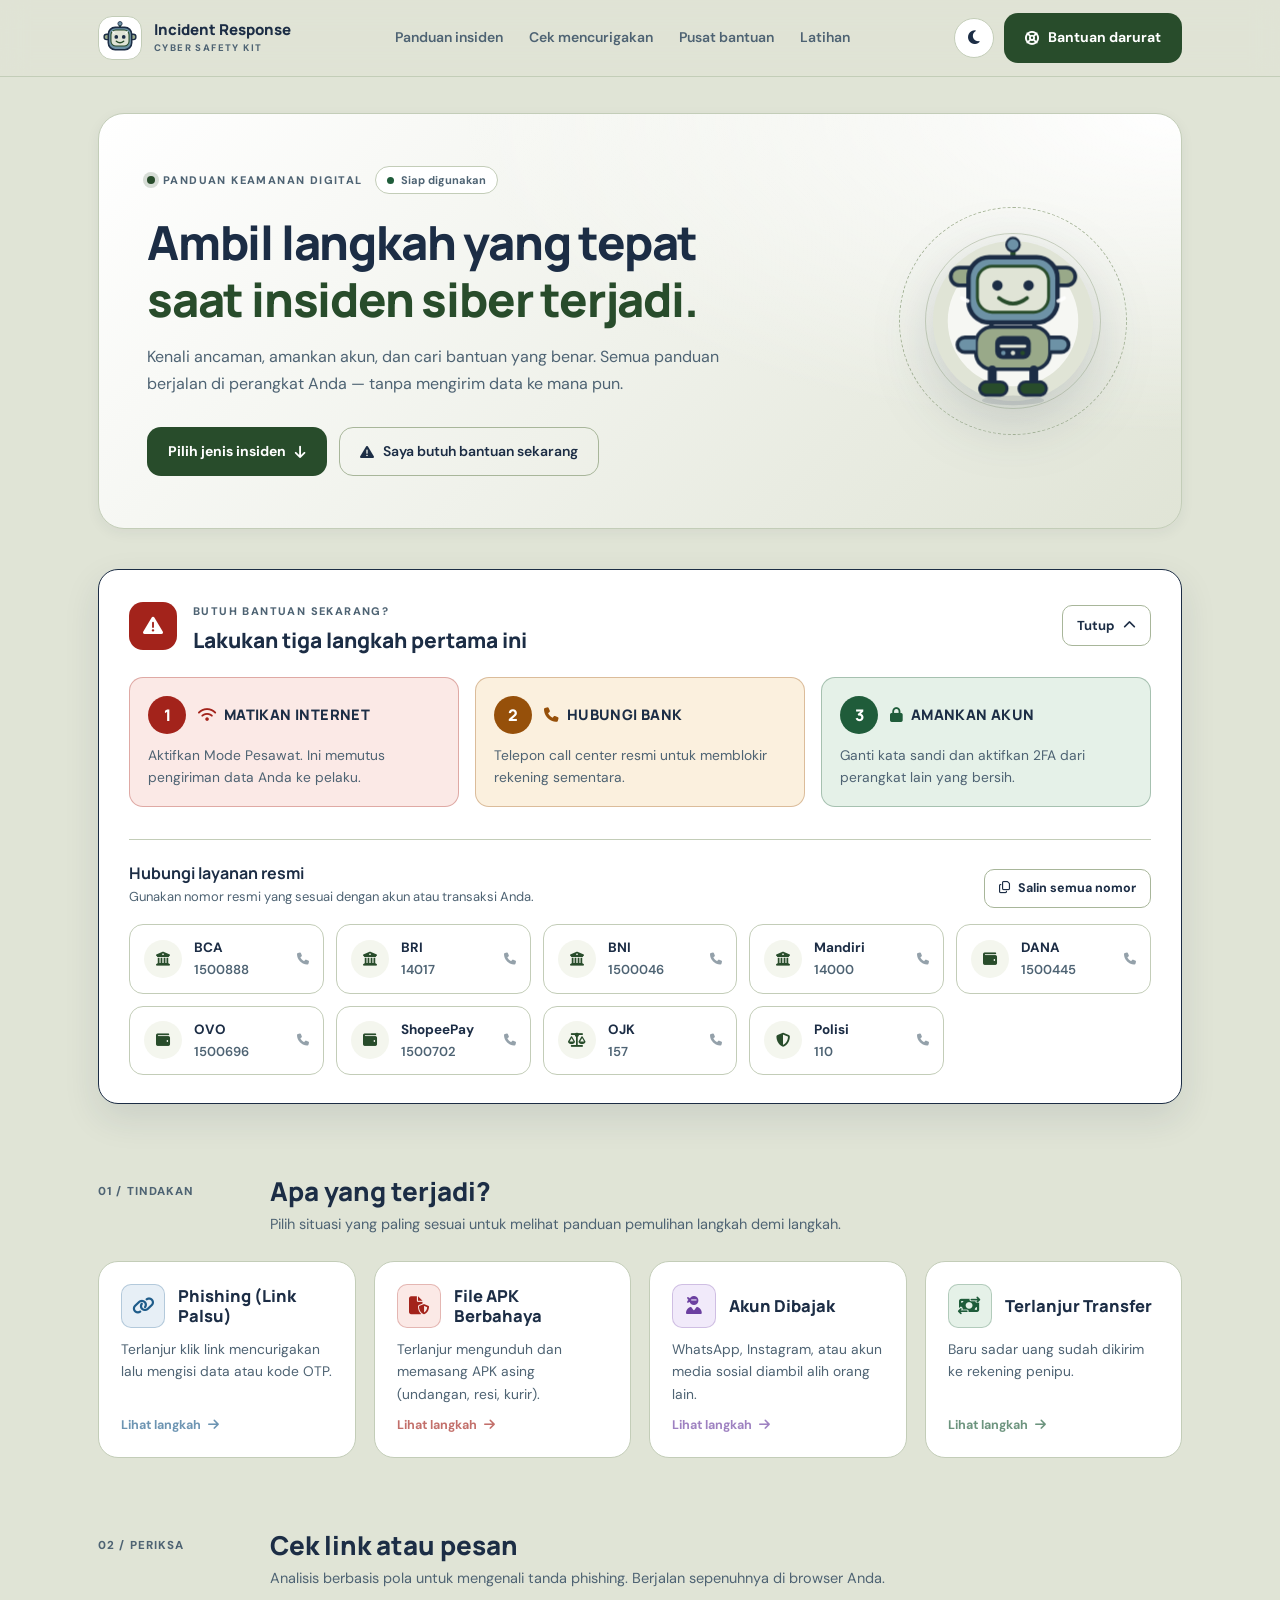
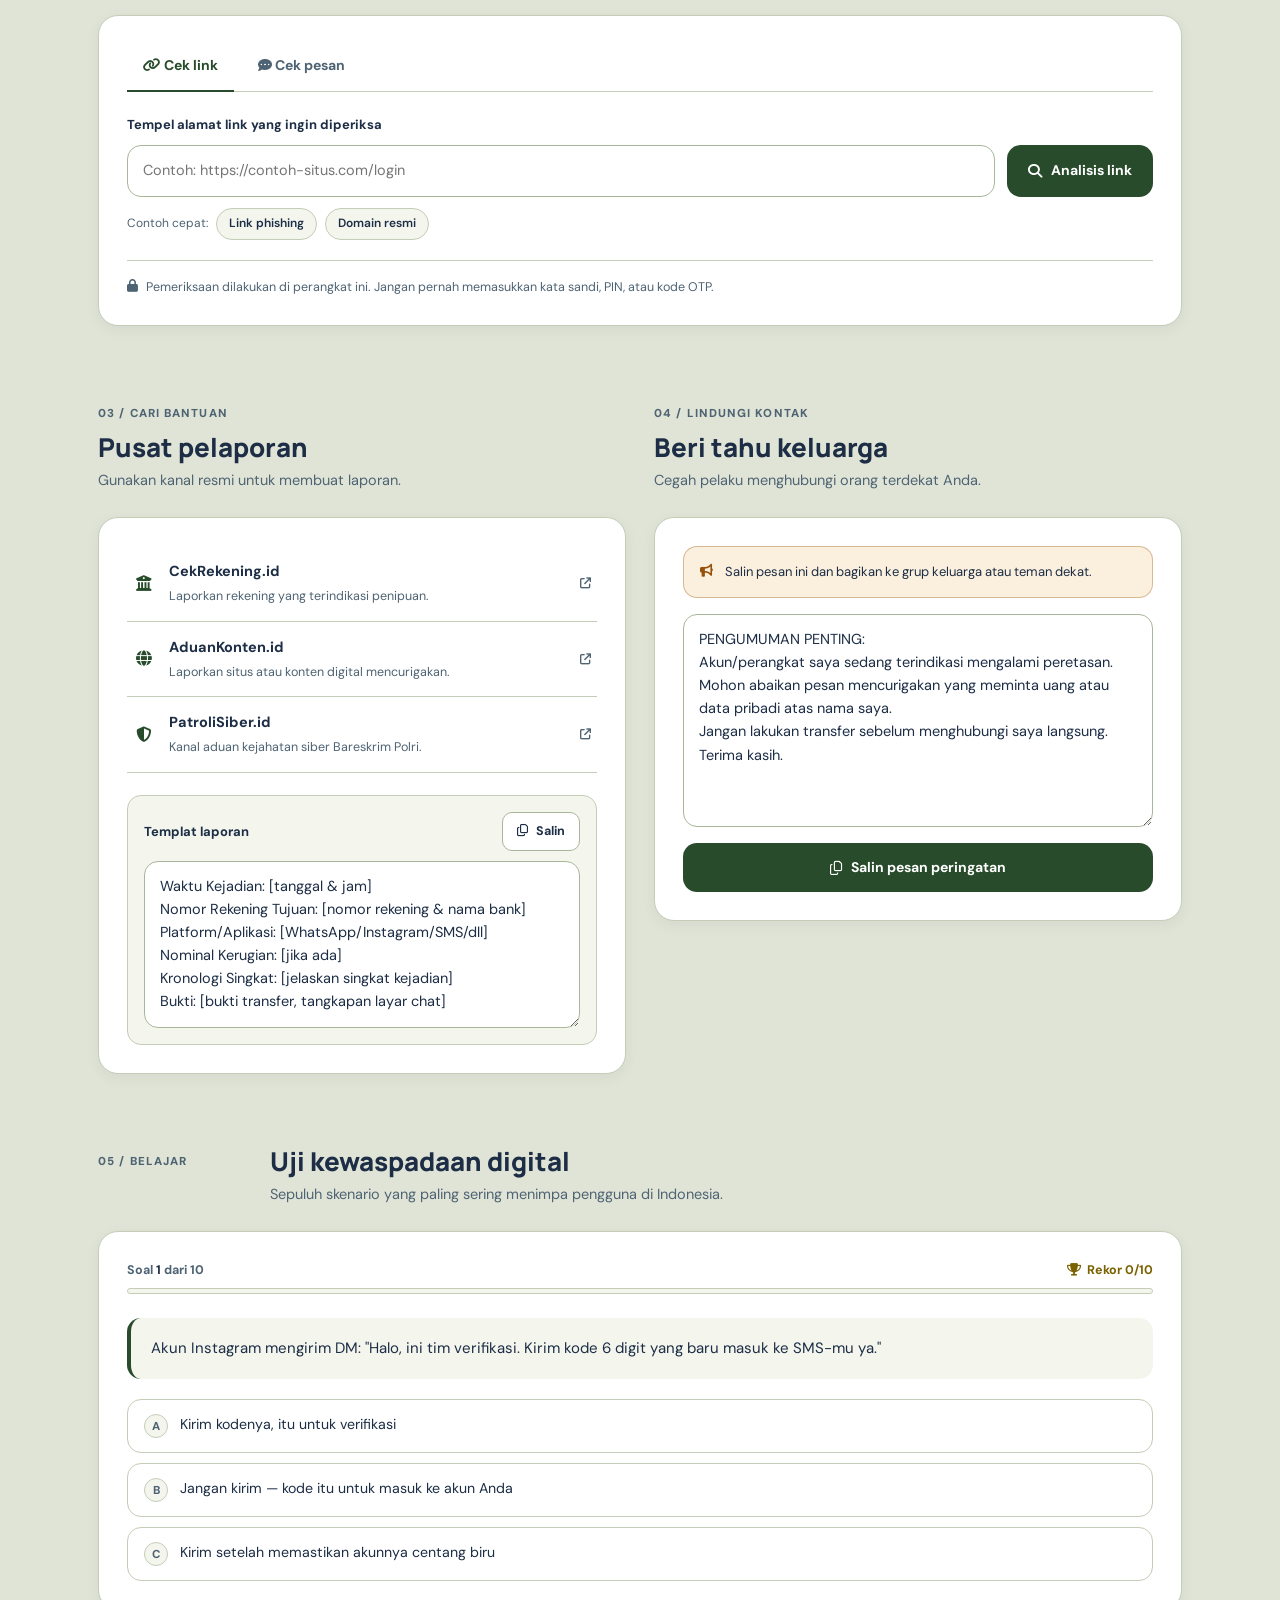
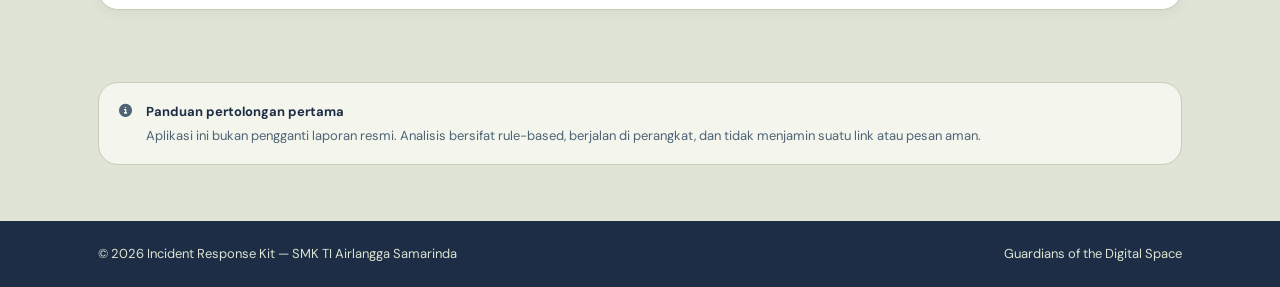
<file: index.html>
<!DOCTYPE html>
<html lang="id">
<head>
  <meta charset="UTF-8">
  <meta name="viewport" content="width=device-width, initial-scale=1.0">
  <meta name="theme-color" content="#E0E4D6">
  <meta name="description" content="Panduan pertolongan pertama dan pemulihan setelah insiden siber: phishing, APK berbahaya, akun dibajak, dan transfer ke penipu.">
  <meta name="color-scheme" content="light dark">
  <title>Incident Response Kit — Bantuan Pertama Insiden Siber</title>

  <link rel="manifest" href="manifest.json">
  <link rel="icon" href="assets/img/robot-head.svg" type="image/svg+xml">

  <link rel="preconnect" href="https://fonts.googleapis.com">
  <link rel="preconnect" href="https://fonts.gstatic.com" crossorigin>
  <link href="https://fonts.googleapis.com/css2?family=DM+Sans:wght@400;500;600;700&family=Manrope:wght@600;700;800&display=swap" rel="stylesheet">
  <link href="assets/vendor/fontawesome/css/all.min.css" rel="stylesheet">

  <link rel="stylesheet" href="css/main.css">
</head>
<body>
  <a class="skip-link" href="#main">Lewati ke konten utama</a>

  <header class="site-header">
    <div class="page-width header-inner">
      <a class="brand" href="#home">
        <img src="assets/img/robot-head.svg" alt="" width="44" height="44">
        <span class="brand-text">
          <strong>Incident Response</strong>
          <small>CYBER SAFETY KIT</small>
        </span>
      </a>

      <nav class="main-nav" id="main-nav" aria-label="Navigasi utama">
        <a href="#triaging">Panduan insiden</a>
        <a href="#link-checker">Cek mencurigakan</a>
        <a href="#reporting">Pusat bantuan</a>
        <a href="#quiz-section">Latihan</a>
      </nav>

      <div class="header-tools">
        <button type="button" id="theme-toggle" class="icon-button" aria-pressed="false" aria-label="Aktifkan tema gelap">
          <i class="fa-solid fa-moon" aria-hidden="true"></i>
        </button>
        <a class="header-action" href="#panic-content" aria-label="Bantuan darurat">
          <i class="fa-solid fa-life-ring" aria-hidden="true"></i>
          <span>Bantuan darurat</span>
        </a>
        <button type="button" id="nav-toggle" class="icon-button nav-toggle" aria-expanded="false" aria-controls="main-nav" aria-label="Buka menu navigasi">
          <i class="fa-solid fa-bars" aria-hidden="true"></i>
        </button>
      </div>
    </div>
  </header>

  <main id="main" class="page-width">

    <section id="home" class="hero" aria-labelledby="hero-title">
      <div class="hero-copy">
        <div class="eyebrow-row">
          <span class="eyebrow"><span class="status-dot" aria-hidden="true"></span> PANDUAN KEAMANAN DIGITAL</span>
          <span class="net-pill" id="net-status">
            <span class="net-dot" aria-hidden="true"></span>
            <span class="net-label">Siap digunakan</span>
          </span>
        </div>
        <h1 id="hero-title">Ambil langkah yang tepat<br><span>saat insiden siber terjadi.</span></h1>
        <p>Kenali ancaman, amankan akun, dan cari bantuan yang benar. Semua panduan berjalan di perangkat Anda — tanpa mengirim data ke mana pun.</p>
        <div class="hero-actions">
          <a class="primary-button" href="#triaging">Pilih jenis insiden <i class="fa-solid fa-arrow-down" aria-hidden="true"></i></a>
          <a class="ghost-button" href="#panic-content"><i class="fa-solid fa-triangle-exclamation" aria-hidden="true"></i> Saya butuh bantuan sekarang</a>
        </div>
      </div>
      <div class="hero-art" aria-hidden="true">
        <div class="art-orbit orbit-one"></div>
        <div class="art-orbit orbit-two"></div>

        <!-- Maskot di-inline agar komponennya bisa dianimasikan (idle) -->
        <svg class="hero-mascot" viewBox="0 0 240 240" focusable="false" aria-hidden="true">
          <circle cx="120" cy="120" r="108" fill="#E0E4D6"/>
          <circle cx="120" cy="120" r="88" fill="#ffffff" opacity=".72"/>

          <ellipse class="robot-shadow" cx="120" cy="227" rx="42" ry="6.5" fill="#1C2D45" opacity=".12"/>

          <g class="robot-bob">
            <!-- Antena -->
            <g class="robot-antenna">
              <path d="M120 20v12" stroke="#284C2B" stroke-width="7" stroke-linecap="round"/>
              <circle cx="120" cy="17" r="9" fill="#6D92A6" stroke="#1C2D45" stroke-width="3"/>
            </g>

            <!-- Kepala -->
            <g class="robot-head">
              <path d="M62 48H48a12 12 0 0 0 0 24h14m116-24h14a12 12 0 0 1 0 24h-14" fill="#99A989" stroke="#1C2D45" stroke-width="5"/>
              <rect x="60" y="34" width="120" height="88" rx="28" fill="#6D92A6" stroke="#1C2D45" stroke-width="6"/>
              <rect x="72" y="46" width="96" height="62" rx="20" fill="#E0E4D6" stroke="#284C2B" stroke-width="4"/>
              <g class="robot-eye"><circle class="eye-pupil" cx="99" cy="72" r="7" fill="#1C2D45"/></g>
              <g class="robot-eye"><circle class="eye-pupil" cx="141" cy="72" r="7" fill="#1C2D45"/></g>
              <path d="M101 89q19 15 38 0" fill="none" stroke="#284C2B" stroke-width="5" stroke-linecap="round"/>
              <path d="M51 89l8 4m130-4-8 4" stroke="#ffffff" stroke-width="5" stroke-linecap="round" opacity=".9"/>
            </g>

            <!-- Badan -->
            <g class="robot-body">
              <path d="M91 123v10m58-10v10" stroke="#1C2D45" stroke-width="6" stroke-linecap="round"/>
              <rect x="70" y="128" width="100" height="57" rx="22" fill="#99A989" stroke="#1C2D45" stroke-width="5"/>

              <g class="robot-arm robot-arm-left">
                <path d="M70 142H55a10 10 0 0 0 0 20h15" fill="#6D92A6" stroke="#1C2D45" stroke-width="5"/>
              </g>
              <g class="robot-arm robot-arm-right">
                <path d="M170 142h15a10 10 0 0 1 0 20h-15" fill="#6D92A6" stroke="#1C2D45" stroke-width="5"/>
              </g>

              <rect x="96" y="140" width="48" height="31" rx="10" fill="#1C2D45"/>
              <path d="M104 154h32" stroke="#E0E4D6" stroke-width="4" stroke-linecap="round"/>
              <circle class="screen-dot dot-1" cx="107" cy="163" r="3" fill="#6D92A6"/>
              <circle class="screen-dot dot-2" cx="120" cy="163" r="3" fill="#E0E4D6"/>
              <circle class="screen-dot dot-3" cx="133" cy="163" r="3" fill="#284C2B"/>

              <path d="M92 186v17m56-17v17" stroke="#1C2D45" stroke-width="12" stroke-linecap="round"/>
              <path d="M85 202h18a9 9 0 0 1 0 18H83a8 8 0 0 1 2-18Zm52 0h18a8 8 0 0 1 2 18h-20a9 9 0 0 1 0-18Z" fill="#284C2B" stroke="#1C2D45" stroke-width="4"/>
            </g>
          </g>
        </svg>
      </div>
    </section>

    <section id="panic-content" class="emergency-panel" aria-labelledby="emergency-title">
      <div class="emergency-heading">
        <div class="emergency-icon"><i class="fa-solid fa-triangle-exclamation" aria-hidden="true"></i></div>
        <div class="emergency-title">
          <span class="eyebrow">BUTUH BANTUAN SEKARANG?</span>
          <h2 id="emergency-title">Lakukan tiga langkah pertama ini</h2>
        </div>
        <button type="button" id="panic-toggle-btn" class="collapse-button" aria-expanded="true" aria-controls="emergency-details">
          <span id="panic-toggle-text">Tutup</span>
          <i class="fa-solid fa-chevron-up" id="panic-chevron" aria-hidden="true"></i>
        </button>
      </div>

      <div id="emergency-details">
        <div id="instant-steps" class="steps-grid"></div>

        <div class="contact-heading">
          <div>
            <h3>Hubungi layanan resmi</h3>
            <p>Gunakan nomor resmi yang sesuai dengan akun atau transaksi Anda.</p>
          </div>
          <button type="button" id="copy-phone-btn" class="secondary-button">
            <i class="fa-regular fa-copy" aria-hidden="true"></i> Salin semua nomor
          </button>
        </div>
        <div id="emergency-contacts" class="contacts-grid"></div>
      </div>
    </section>

    <section id="triaging" class="content-section" aria-labelledby="triaging-title">
      <div class="section-heading">
        <span class="section-kicker">01 / TINDAKAN</span>
        <div>
          <h2 id="triaging-title">Apa yang terjadi?</h2>
          <p>Pilih situasi yang paling sesuai untuk melihat panduan pemulihan langkah demi langkah.</p>
        </div>
      </div>
      <div id="incident-cards" class="cards-grid"></div>
    </section>

    <section id="checklist-section" class="content-section hidden" aria-labelledby="checklist-title">
      <div class="section-heading">
        <span class="section-kicker">LANGKAH PEMULIHAN</span>
        <div>
          <h2 id="checklist-title">Tindakan yang disarankan</h2>
          <p>Kerjakan satu per satu. Centang untuk menandai yang sudah selesai.</p>
        </div>
      </div>
      <div class="card checklist-card" id="checklist-container"></div>
    </section>

    <section id="link-checker" class="content-section" aria-labelledby="checker-title">
      <div class="section-heading">
        <span class="section-kicker">02 / PERIKSA</span>
        <div>
          <h2 id="checker-title">Cek link atau pesan</h2>
          <p>Analisis berbasis pola untuk mengenali tanda phishing. Berjalan sepenuhnya di browser Anda.</p>
        </div>
      </div>

      <div class="card feature-card">
        <div class="tabs" role="tablist" aria-label="Jenis pemeriksaan">
          <button type="button" id="tab-link" class="tab active" role="tab" aria-selected="true" aria-controls="input-link" tabindex="0">
            <i class="fa-solid fa-link" aria-hidden="true"></i> Cek link
          </button>
          <button type="button" id="tab-message" class="tab" role="tab" aria-selected="false" aria-controls="input-message" tabindex="-1">
            <i class="fa-solid fa-comment-dots" aria-hidden="true"></i> Cek pesan
          </button>
        </div>

        <div id="input-link" role="tabpanel" aria-labelledby="tab-link">
          <label class="field-label" for="suspicious-url">Tempel alamat link yang ingin diperiksa</label>
          <div class="input-row">
            <input type="text" id="suspicious-url" autocomplete="off" spellcheck="false"
                   placeholder="Contoh: https://contoh-situs.com/login">
            <button type="button" id="analyze-link-btn" class="primary-button">
              <i class="fa-solid fa-magnifying-glass" aria-hidden="true"></i> Analisis link
            </button>
          </div>
          <div class="samples">
            <span>Contoh cepat:</span>
            <button type="button" id="sample-link" class="chip">Link phishing</button>
            <button type="button" id="sample-link-safe" class="chip">Domain resmi</button>
          </div>
        </div>

        <div id="input-message" class="hidden" role="tabpanel" aria-labelledby="tab-message">
          <label class="field-label" for="suspicious-message">Tempel isi SMS, WhatsApp, atau email</label>
          <textarea id="suspicious-message" rows="4" placeholder="Salin isi pesan mencurigakan di sini..."></textarea>
          <div class="samples">
            <span>Contoh cepat:</span>
            <button type="button" id="sample-message" class="chip">SMS hadiah palsu</button>
          </div>
          <button type="button" id="analyze-message-btn" class="primary-button message-submit">
            <i class="fa-solid fa-magnifying-glass" aria-hidden="true"></i> Analisis pesan
          </button>
        </div>

        <div id="checker-results" class="hidden" aria-live="polite"></div>
        <div id="checker-history" class="hidden"></div>

        <p class="privacy-note">
          <i class="fa-solid fa-lock" aria-hidden="true"></i>
          Pemeriksaan dilakukan di perangkat ini. Jangan pernah memasukkan kata sandi, PIN, atau kode OTP.
        </p>
      </div>
    </section>

    <div class="two-column content-section">
      <section id="reporting" aria-labelledby="reporting-title">
        <div class="section-heading compact-heading">
          <span class="section-kicker">03 / CARI BANTUAN</span>
          <div>
            <h2 id="reporting-title">Pusat pelaporan</h2>
            <p>Gunakan kanal resmi untuk membuat laporan.</p>
          </div>
        </div>

        <div class="card feature-card report-card">
          <a class="resource-link" href="https://cekrekening.id" target="_blank" rel="noopener noreferrer">
            <i class="fa-solid fa-building-columns" aria-hidden="true"></i>
            <span><strong>CekRekening.id</strong><small>Laporkan rekening yang terindikasi penipuan.</small></span>
            <i class="fa-solid fa-arrow-up-right-from-square" aria-hidden="true"></i>
          </a>
          <a class="resource-link" href="https://aduankonten.id" target="_blank" rel="noopener noreferrer">
            <i class="fa-solid fa-globe" aria-hidden="true"></i>
            <span><strong>AduanKonten.id</strong><small>Laporkan situs atau konten digital mencurigakan.</small></span>
            <i class="fa-solid fa-arrow-up-right-from-square" aria-hidden="true"></i>
          </a>
          <a class="resource-link" href="https://patrolisiber.id" target="_blank" rel="noopener noreferrer">
            <i class="fa-solid fa-shield-halved" aria-hidden="true"></i>
            <span><strong>PatroliSiber.id</strong><small>Kanal aduan kejahatan siber Bareskrim Polri.</small></span>
            <i class="fa-solid fa-arrow-up-right-from-square" aria-hidden="true"></i>
          </a>

          <div class="template-block">
            <div class="template-title">
              <strong>Templat laporan</strong>
              <button type="button" id="report-btn" class="secondary-button">
                <i class="fa-regular fa-copy" aria-hidden="true"></i> Salin
              </button>
            </div>
            <textarea id="report-template" rows="6" readonly aria-label="Templat laporan kejadian"></textarea>
          </div>
        </div>
      </section>

      <section id="alert-gen" aria-labelledby="alert-title">
        <div class="section-heading compact-heading">
          <span class="section-kicker">04 / LINDUNGI KONTAK</span>
          <div>
            <h2 id="alert-title">Beri tahu keluarga</h2>
            <p>Cegah pelaku menghubungi orang terdekat Anda.</p>
          </div>
        </div>

        <div class="card feature-card alert-card">
          <div class="notice">
            <i class="fa-solid fa-bullhorn" aria-hidden="true"></i>
            <p>Salin pesan ini dan bagikan ke grup keluarga atau teman dekat.</p>
          </div>
          <textarea id="alert-template" rows="8" readonly aria-label="Pesan peringatan untuk keluarga"></textarea>
          <button type="button" id="alert-btn" class="primary-button full-button">
            <i class="fa-regular fa-copy" aria-hidden="true"></i> Salin pesan peringatan
          </button>
        </div>
      </section>
    </div>

    <section id="quiz-section" class="content-section" aria-labelledby="quiz-title">
      <div class="section-heading">
        <span class="section-kicker">05 / BELAJAR</span>
        <div>
          <h2 id="quiz-title">Uji kewaspadaan digital</h2>
          <p>Sepuluh skenario yang paling sering menimpa pengguna di Indonesia.</p>
        </div>
      </div>
      <div id="quiz-container" class="card feature-card"></div>
    </section>

    <aside id="disclaimer" class="disclaimer">
      <i class="fa-solid fa-circle-info" aria-hidden="true"></i>
      <div>
        <strong>Panduan pertolongan pertama</strong>
        <p>Aplikasi ini bukan pengganti laporan resmi. Analisis bersifat rule-based, berjalan di perangkat, dan tidak menjamin suatu link atau pesan aman.</p>
      </div>
    </aside>
  </main>

  <footer class="site-footer">
    <div class="page-width footer-inner">
      <span>&copy; <span id="year">2026</span> Incident Response Kit — SMK TI Airlangga Samarinda</span>
      <span>Guardians of the Digital Space</span>
    </div>
  </footer>

  <button type="button" id="to-top" class="to-top" aria-label="Kembali ke atas">
    <i class="fa-solid fa-arrow-up" aria-hidden="true"></i>
  </button>

  <div id="sw-toast" class="sw-toast hidden" role="status">
    <span>Versi baru tersedia.</span>
    <button type="button" id="sw-reload" class="secondary-button">Muat ulang</button>
  </div>

  <noscript>
    <div class="noscript-warning">
      Aplikasi ini membutuhkan JavaScript untuk menampilkan panduan dan alat pemeriksaan.
    </div>
  </noscript>

  <script src="js/data.js"></script>
  <script src="js/util.js"></script>
  <script src="js/analyzer.js"></script>
  <script src="js/incidents.js"></script>
  <script src="js/emergency.js"></script>
  <script src="js/checker.js"></script>
  <script src="js/quiz.js"></script>
  <script src="js/mascot.js"></script>
  <script src="js/app.js"></script>
</body>
</html>
</file>
<file: css/main.css>
﻿/* =========================================================
   Incident Response Kit â€” Design System
   Satu sumber gaya untuk seluruh komponen (light + dark)
   ========================================================= */

/* ---------- 1. Token ---------- */
:root {
  color-scheme: light;

  --navy: #1C2D45;
  --teal: #6D92A6;
  --beige: #E0E4D6;
  --sage: #99A989;
  --forest: #284C2B;

  --page: #E0E4D6;
  --surface: #FFFFFF;
  --surface-2: #F4F6EE;
  --ink: #1C2D45;
  --muted: #4E6373;
  --line: #C3CDB8;
  --line-strong: #A8B69A;
  --accent: #284C2B;
  --accent-hover: #1C2D45;
  --accent-ink: #FFFFFF;
  --focus: #1F5C8A;

  --danger: #A3231B;
  --danger-soft: #FBE9E6;
  --warning: #96500A;
  --warning-soft: #FBF0DE;
  --caution: #7A6200;
  --caution-soft: #F8F3D8;
  --safe: #1F5C3A;
  --safe-soft: #E5F1E8;
  --info: #1F4E6B;
  --info-soft: #E6F0F6;

  --radius-sm: 10px;
  --radius-md: 14px;
  --radius-lg: 20px;
  --radius-xl: 26px;

  --shadow-sm: 0 4px 14px rgba(28, 45, 69, 0.06);
  --shadow-md: 0 14px 36px rgba(28, 45, 69, 0.11);
  --shadow-lg: 0 24px 60px rgba(28, 45, 69, 0.16);

  --font-body: "DM Sans", system-ui, -apple-system, "Segoe UI", sans-serif;
  --font-head: "Manrope", system-ui, -apple-system, "Segoe UI", sans-serif;
}

[data-theme="dark"] {
  color-scheme: dark;

  --page: #0F1720;
  --surface: #182330;
  --surface-2: #1F2C3A;
  --ink: #E8EEF4;
  --muted: #A2B4C2;
  --line: #2E3E4D;
  --line-strong: #3E5162;
  --accent: #93C583;
  --accent-hover: #AFD8A2;
  --accent-ink: #0E1A11;
  --focus: #7FC0EA;

  --danger: #FF9A8C;
  --danger-soft: #3A1F1C;
  --warning: #F3B96B;
  --warning-soft: #3A2A16;
  --caution: #E6D275;
  --caution-soft: #333018;
  --safe: #8FD8AC;
  --safe-soft: #16301F;
  --info: #8FC6E8;
  --info-soft: #16293A;

  --shadow-sm: 0 4px 14px rgba(0, 0, 0, 0.35);
  --shadow-md: 0 14px 36px rgba(0, 0, 0, 0.45);
  --shadow-lg: 0 24px 60px rgba(0, 0, 0, 0.55);
}

/* ---------- 2. Reset & dasar ---------- */
*,
*::before,
*::after {
  box-sizing: border-box;
}

html {
  scroll-behavior: smooth;
  scroll-padding-top: 96px;
  -webkit-text-size-adjust: 100%;
}

body {
  margin: 0;
  min-height: 100vh;
  background: var(--page);
  color: var(--ink);
  font-family: var(--font-body);
  font-size: 15.5px;
  line-height: 1.65;
  -webkit-font-smoothing: antialiased;
}

h1, h2, h3, h4 {
  font-family: var(--font-head);
  line-height: 1.2;
  margin: 0;
}

p { margin: 0; }
img { max-width: 100%; display: block; }

button, input, textarea, select {
  font: inherit;
  color: inherit;
}

button { cursor: pointer; }

a { color: inherit; text-decoration: none; }

ul, ol { margin: 0; padding: 0; list-style: none; }

:focus-visible {
  outline: 3px solid var(--focus);
  outline-offset: 2px;
  border-radius: 4px;
}

.hidden { display: none !important; }

.sr-only {
  position: absolute;
  width: 1px;
  height: 1px;
  padding: 0;
  margin: -1px;
  overflow: hidden;
  clip: rect(0 0 0 0);
  white-space: nowrap;
  border: 0;
}

.skip-link {
  position: absolute;
  left: 16px;
  top: -80px;
  z-index: 100;
  background: var(--accent);
  color: var(--accent-ink);
  padding: 12px 20px;
  border-radius: var(--radius-sm);
  font-weight: 700;
  transition: top 0.2s ease;
}
.skip-link:focus {
  top: 16px;
}

/* ---------- 3. Layout ---------- */
.page-width {
  width: 100%;
  max-width: 1140px;
  margin-inline: auto;
  padding-inline: 28px;
}

.content-section {
  margin-bottom: 72px;
}

/* ---------- 4. Header ---------- */
.site-header {
  position: sticky;
  top: 0;
  z-index: 40;
  background: color-mix(in srgb, var(--page) 86%, transparent);
  border-bottom: 1px solid var(--line);
  backdrop-filter: blur(14px);
  -webkit-backdrop-filter: blur(14px);
}

.header-inner {
  position: relative;
  display: flex;
  align-items: center;
  justify-content: space-between;
  gap: 20px;
  min-height: 76px;
}

.brand {
  display: flex;
  align-items: center;
  gap: 12px;
  flex-shrink: 0;
}

.brand img {
  width: 44px;
  height: 44px;
  border-radius: var(--radius-md);
  background: var(--surface);
  border: 1px solid var(--line);
  padding: 4px;
}

.brand strong,
.brand small {
  display: block;
  line-height: 1.2;
}

.brand strong {
  font-family: var(--font-head);
  font-size: 15px;
  font-weight: 800;
  color: var(--ink);
}

.brand small {
  font-size: 9.5px;
  font-weight: 800;
  letter-spacing: 1.4px;
  color: var(--muted);
  margin-top: 4px;
}

.main-nav {
  display: flex;
  align-items: center;
  gap: 26px;
  font-size: 14px;
  font-weight: 600;
  color: var(--muted);
}

.main-nav a {
  position: relative;
  padding: 6px 0;
  transition: color 0.18s ease;
}

.main-nav a::after {
  content: "";
  position: absolute;
  left: 0;
  bottom: 0;
  width: 100%;
  height: 2px;
  background: var(--accent);
  transform: scaleX(0);
  transform-origin: left;
  transition: transform 0.22s ease;
}

.main-nav a:hover,
.main-nav a.is-active {
  color: var(--ink);
}

.main-nav a:hover::after,
.main-nav a.is-active::after {
  transform: scaleX(1);
}

.header-tools {
  display: flex;
  align-items: center;
  gap: 10px;
  flex-shrink: 0;
}

.icon-button {
  display: inline-grid;
  place-items: center;
  width: 40px;
  height: 40px;
  border-radius: 50%;
  border: 1px solid var(--line);
  background: var(--surface);
  color: var(--ink);
  transition: background 0.18s ease, border-color 0.18s ease, transform 0.18s ease;
}
.icon-button:hover {
  background: var(--surface-2);
  border-color: var(--line-strong);
  transform: translateY(-1px);
}

.nav-toggle { display: none; }

/* ---------- 5. Tombol ---------- */
.primary-button,
.header-action {
  display: inline-flex;
  align-items: center;
  justify-content: center;
  gap: 9px;
  background: var(--accent);
  color: var(--accent-ink);
  border: 1px solid transparent;
  border-radius: var(--radius-md);
  padding: 12px 20px;
  font-weight: 700;
  font-size: 14px;
  transition: background 0.18s ease, transform 0.18s ease, box-shadow 0.18s ease;
}

.primary-button:hover,
.header-action:hover {
  background: var(--accent-hover);
  color: var(--accent-ink);
  transform: translateY(-2px);
  box-shadow: var(--shadow-sm);
}

[data-theme="dark"] .primary-button:hover,
[data-theme="dark"] .header-action:hover {
  color: var(--accent-ink);
}

.ghost-button {
  display: inline-flex;
  align-items: center;
  gap: 9px;
  padding: 12px 20px;
  border-radius: var(--radius-md);
  border: 1px solid var(--line-strong);
  background: transparent;
  color: var(--ink);
  font-weight: 600;
  font-size: 14px;
  transition: background 0.18s ease, border-color 0.18s ease;
}
.ghost-button:hover {
  background: var(--surface);
  border-color: var(--accent);
}

.secondary-button {
  display: inline-flex;
  align-items: center;
  gap: 8px;
  background: var(--surface);
  border: 1px solid var(--line-strong);
  border-radius: var(--radius-sm);
  padding: 8px 14px;
  font-size: 12.5px;
  font-weight: 700;
  color: var(--ink);
  transition: background 0.18s ease, border-color 0.18s ease;
}
.secondary-button:hover {
  background: var(--surface-2);
  border-color: var(--accent);
}
.secondary-button:disabled {
  opacity: 0.75;
  cursor: default;
}

.link-button {
  display: inline-flex;
  align-items: center;
  gap: 7px;
  background: none;
  border: 0;
  padding: 6px 0;
  color: var(--muted);
  font-size: 13px;
  font-weight: 700;
  transition: color 0.18s ease;
}
.link-button:hover { color: var(--danger); }

.full-button { width: 100%; margin-top: 16px; }

/* ---------- 6. Hero ---------- */
.hero {
  position: relative;
  display: flex;
  align-items: center;
  justify-content: space-between;
  gap: 32px;
  margin: 36px 0 40px;
  padding: 52px 48px;
  min-height: 360px;
  border: 1px solid var(--line);
  border-radius: var(--radius-xl);
  background:
    radial-gradient(120% 140% at 100% 0%, var(--surface) 0%, transparent 55%),
    linear-gradient(135deg, var(--surface) 0%, var(--page) 100%);
  box-shadow: var(--shadow-sm);
  overflow: hidden;
}

.hero-copy {
  position: relative;
  z-index: 2;
  max-width: 600px;
}

.eyebrow-row {
  display: flex;
  flex-wrap: wrap;
  align-items: center;
  gap: 12px;
}

.eyebrow {
  display: inline-flex;
  align-items: center;
  gap: 8px;
  font-size: 11px;
  letter-spacing: 1.4px;
  font-weight: 800;
  color: var(--muted);
}

.status-dot {
  width: 8px;
  height: 8px;
  border-radius: 50%;
  background: var(--accent);
  box-shadow: 0 0 0 4px color-mix(in srgb, var(--accent) 18%, transparent);
}

.net-pill {
  display: inline-flex;
  align-items: center;
  gap: 7px;
  padding: 4px 11px;
  border-radius: 999px;
  border: 1px solid var(--line);
  background: var(--surface);
  font-size: 11px;
  font-weight: 700;
  color: var(--muted);
}

.net-dot {
  width: 7px;
  height: 7px;
  border-radius: 50%;
  background: var(--safe);
}

.net-pill.is-offline .net-dot { background: var(--warning); }
.net-pill.is-offline { color: var(--warning); }

.hero h1 {
  font-size: clamp(30px, 4.2vw, 47px);
  font-weight: 800;
  letter-spacing: -1.2px;
  margin: 20px 0 16px;
  color: var(--ink);
}

.hero h1 span { color: var(--accent); }

.hero p {
  color: var(--muted);
  font-size: 16px;
  line-height: 1.7;
  max-width: 52ch;
}

.hero-actions {
  display: flex;
  flex-wrap: wrap;
  gap: 12px;
  margin-top: 30px;
}

.hero-art {
  position: relative;
  flex: 0 0 240px;
  width: 240px;
  height: 240px;
  display: grid;
  place-items: center;
}

.hero-mascot {
  --lean: 0deg;
  --pop: 1;
  --look-x: 0px;
  --look-y: 0px;
  position: relative;
  z-index: 1;
  width: 178px;
  height: 178px;
  overflow: visible;
  filter: drop-shadow(0 18px 30px rgba(28, 45, 69, 0.18));
  /* Nilai --lean & --pop diatur oleh js/mascot.js saat kursor mendekat. */
  transform: rotate(var(--lean, 0deg)) scale(var(--pop, 1));
  transform-origin: 50% 88%;
  transition: transform 0.45s cubic-bezier(0.34, 1.3, 0.64, 1);
}

.art-orbit {
  position: absolute;
  border-radius: 50%;
  border: 1px dashed var(--line-strong);
}
.orbit-one { inset: 6px; animation: spin 40s linear infinite; }
.orbit-two { inset: 32px; border-style: solid; opacity: 0.55; animation: spin 26s linear infinite reverse; }

@keyframes spin { to { transform: rotate(360deg); } }

/* ---------- 6b. Animasi idle maskot ---------- */
/* Takik-takik halus supaya robot terasa "hidup" tanpa mengganggu bacaan. */

.robot-bob {
  animation: robot-float 6s ease-in-out infinite;
  will-change: transform;
}

@keyframes robot-float {
  0%, 100% { transform: translateY(0); }
  50% { transform: translateY(-7px); }
}

.robot-head {
  transform-box: view-box;
  transform-origin: 120px 78px;
  animation: robot-head-tilt 7s ease-in-out infinite;
}

@keyframes robot-head-tilt {
  0%, 100% { transform: rotate(0deg); }
  30% { transform: rotate(-1.6deg); }
  70% { transform: rotate(1.3deg); }
}

.robot-antenna {
  transform-box: view-box;
  transform-origin: 120px 32px;
  animation: robot-antenna-sway 4.2s ease-in-out infinite;
}

@keyframes robot-antenna-sway {
  0%, 100% { transform: rotate(-6deg); }
  50% { transform: rotate(6deg); }
}

.robot-eye {
  transform-box: fill-box;
  transform-origin: center;
  animation: robot-blink 6.4s ease-in-out infinite;
}

@keyframes robot-blink {
  0%, 35%, 39%, 67%, 71%, 100% { transform: scaleY(1); }
  37%, 69% { transform: scaleY(0.08); }
}

.robot-arm-left {
  transform-box: view-box;
  transform-origin: 70px 152px;
  animation: robot-arm-left 5.2s ease-in-out infinite;
}

.robot-arm-right {
  transform-box: view-box;
  transform-origin: 170px 152px;
  animation: robot-arm-right 5.2s ease-in-out infinite;
}

@keyframes robot-arm-left {
  0%, 100% { transform: rotate(0deg); }
  50% { transform: rotate(4deg); }
}

@keyframes robot-arm-right {
  0%, 100% { transform: rotate(0deg); }
  50% { transform: rotate(-4deg); }
}

.screen-dot {
  animation: robot-dot 2.8s ease-in-out infinite;
}

.dot-2 { animation-delay: 0.22s; }
.dot-3 { animation-delay: 0.44s; }

@keyframes robot-dot {
  0%, 100% { opacity: 1; }
  50% { opacity: 0.3; }
}

.robot-shadow {
  transform-box: fill-box;
  transform-origin: center;
  animation: robot-shadow 6s ease-in-out infinite;
}

@keyframes robot-shadow {
  0%, 100% { transform: scaleX(1); opacity: 0.12; }
  50% { transform: scaleX(0.86); opacity: 0.08; }
}

/* ---------- 6c. Reaksi terhadap kursor ---------- */

/* Mata mengikuti kursor (--look-x / --look-y diatur lewat JS). */
.eye-pupil {
  transform: translate(var(--look-x, 0px), var(--look-y, 0px));
  transition: transform 0.18s ease-out;
}

/* Saat kursor mendekat: robot membesar sedikit dan "bernapas" lebih cepat. */
.hero-mascot.is-engaged { --pop: 1.03; }
.hero-mascot.is-engaged .robot-bob { animation-duration: 3.4s; }
.hero-mascot.is-engaged .robot-antenna { animation-duration: 1.7s; }
.hero-mascot.is-engaged .robot-shadow { animation-duration: 3.4s; }
.hero-mascot.is-engaged .screen-dot { animation-duration: 1.1s; }

/* Saat maskot diklik: lompatan kecil yang lucu. */
.hero-mascot.is-poked .robot-bob {
  animation: robot-poke 0.6s cubic-bezier(0.34, 1.56, 0.64, 1);
}

@keyframes robot-poke {
  0% { transform: translateY(0) scale(1, 1); }
  30% { transform: translateY(5px) scale(1.04, 0.95); }
  60% { transform: translateY(-8px) scale(0.98, 1.03); }
  100% { transform: translateY(0) scale(1, 1); }
}

/* ---------- 7. Panel darurat ---------- */
.emergency-panel {
  background: var(--surface);
  border: 1.5px solid var(--ink);
  border-radius: var(--radius-lg);
  padding: 28px 30px;
  margin-bottom: 72px;
  box-shadow: var(--shadow-md);
}

.emergency-heading {
  display: flex;
  align-items: center;
  gap: 16px;
  margin-bottom: 24px;
}

.emergency-icon {
  flex: 0 0 auto;
  width: 48px;
  height: 48px;
  border-radius: var(--radius-md);
  background: var(--danger);
  color: #fff;
  display: grid;
  place-items: center;
  font-size: 20px;
}

.emergency-title h2 {
  font-size: 21px;
  font-weight: 800;
  margin-top: 4px;
}

.collapse-button {
  margin-left: auto;
  display: inline-flex;
  align-items: center;
  gap: 8px;
  border: 1px solid var(--line-strong);
  background: var(--surface);
  border-radius: var(--radius-sm);
  padding: 9px 14px;
  color: var(--ink);
  font-size: 13px;
  font-weight: 700;
  transition: background 0.18s ease;
}
.collapse-button:hover { background: var(--surface-2); }
.collapse-button i { transition: transform 0.2s ease; }

.steps-grid {
  display: grid;
  grid-template-columns: repeat(auto-fit, minmax(220px, 1fr));
  gap: 16px;
}

.step-card {
  --tone: var(--danger);
  --tone-soft: var(--danger-soft);
  background: var(--tone-soft);
  border: 1px solid color-mix(in srgb, var(--tone) 32%, transparent);
  border-radius: var(--radius-md);
  padding: 18px;
}

.step-card[data-tone="amber"] { --tone: var(--warning); --tone-soft: var(--warning-soft); }
.step-card[data-tone="green"] { --tone: var(--safe); --tone-soft: var(--safe-soft); }

.step-head {
  display: flex;
  align-items: center;
  gap: 12px;
  margin-bottom: 10px;
}

.step-num {
  flex: 0 0 auto;
  width: 38px;
  height: 38px;
  border-radius: 50%;
  display: grid;
  place-items: center;
  background: var(--tone);
  color: #fff;
  font-family: var(--font-head);
  font-weight: 800;
  font-size: 16px;
}

[data-theme="dark"] .step-num { color: #10161C; }

.step-head h4 {
  font-size: 14.5px;
  font-weight: 800;
  text-transform: uppercase;
  letter-spacing: 0.4px;
  color: var(--ink);
}

.step-head h4 i { color: var(--tone); margin-right: 4px; }

.step-card p {
  font-size: 13.8px;
  color: var(--muted);
  line-height: 1.6;
}

.contact-heading {
  display: flex;
  align-items: flex-end;
  justify-content: space-between;
  gap: 16px;
  margin: 32px 0 16px;
  padding-top: 24px;
  border-top: 1px solid var(--line);
}

.contact-heading h3 { font-size: 16px; font-weight: 700; }
.contact-heading p { font-size: 13px; color: var(--muted); margin-top: 3px; }

.contacts-grid {
  display: grid;
  grid-template-columns: repeat(auto-fit, minmax(190px, 1fr));
  gap: 12px;
}

.contact-card {
  display: flex;
  align-items: center;
  gap: 12px;
  padding: 12px 14px;
  border-radius: var(--radius-md);
  border: 1px solid var(--line);
  background: var(--surface);
  transition: border-color 0.18s ease, background 0.18s ease, transform 0.18s ease;
}
.contact-card:hover {
  border-color: var(--accent);
  background: var(--surface-2);
  transform: translateY(-2px);
}

.contact-icon {
  flex: 0 0 auto;
  width: 38px;
  height: 38px;
  border-radius: 50%;
  display: grid;
  place-items: center;
  background: var(--surface-2);
  color: var(--accent);
  font-size: 14px;
}

.contact-body { min-width: 0; }
.contact-body strong { display: block; font-size: 13.5px; font-weight: 700; }
.contact-body small { display: block; font-size: 13px; font-weight: 600; color: var(--muted); font-variant-numeric: tabular-nums; }

.contact-call {
  margin-left: auto;
  font-size: 12px;
  color: var(--muted);
  opacity: 0.6;
  transition: opacity 0.18s ease;
}
.contact-card:hover .contact-call { opacity: 1; color: var(--accent); }

/* ---------- 8. Judul bagian ---------- */
.section-heading {
  display: flex;
  align-items: flex-start;
  gap: 22px;
  margin-bottom: 24px;
}

.section-kicker {
  flex: 0 0 150px;
  padding-top: 7px;
  font-size: 11.5px;
  letter-spacing: 1.1px;
  font-weight: 800;
  color: var(--muted);
  text-transform: uppercase;
}

.section-heading h2 {
  font-size: 26px;
  font-weight: 800;
  margin-bottom: 6px;
}

.section-heading p {
  font-size: 14.5px;
  color: var(--muted);
  max-width: 62ch;
}

.compact-heading .section-kicker { flex-basis: 100%; padding-bottom: 4px; }
.compact-heading { flex-direction: column; gap: 4px; }

/* ---------- 9. Kartu dasar ---------- */
.card {
  background: var(--surface);
  border: 1px solid var(--line);
  border-radius: var(--radius-lg);
  box-shadow: var(--shadow-sm);
}

.feature-card { padding: 28px; }
.checklist-card { padding: 28px; }

/* ---------- 10. Kartu insiden ---------- */
.cards-grid {
  display: grid;
  grid-template-columns: repeat(auto-fit, minmax(235px, 1fr));
  gap: 18px;
}

.incident-card {
  --tone: var(--accent);
  --tone-soft: var(--surface-2);
  display: flex;
  flex-direction: column;
  gap: 10px;
  text-align: left;
  padding: 22px;
  border: 1px solid var(--line);
  border-radius: var(--radius-lg);
  background: var(--surface);
  color: var(--ink);
  transition: transform 0.2s ease, border-color 0.2s ease, box-shadow 0.2s ease;
}

.incident-card[data-tone="blue"] { --tone: #1F5C8A; --tone-soft: #E7EFF6; }
.incident-card[data-tone="red"] { --tone: #A3231B; --tone-soft: #FBE9E6; }
.incident-card[data-tone="purple"] { --tone: #6B3FA0; --tone-soft: #F1EAFA; }
.incident-card[data-tone="green"] { --tone: #1F5C3A; --tone-soft: #E5F1E8; }

[data-theme="dark"] .incident-card[data-tone="blue"] { --tone: #8CC3EC; --tone-soft: #16293A; }
[data-theme="dark"] .incident-card[data-tone="red"] { --tone: #FF9A8C; --tone-soft: #3A1F1C; }
[data-theme="dark"] .incident-card[data-tone="purple"] { --tone: #C9A7F5; --tone-soft: #271E38; }
[data-theme="dark"] .incident-card[data-tone="green"] { --tone: #8FD8AC; --tone-soft: #16301F; }

.incident-card:hover {
  transform: translateY(-4px);
  border-color: var(--tone);
  box-shadow: var(--shadow-md);
}

.incident-top {
  display: flex;
  align-items: center;
  gap: 13px;
}

.incident-icon {
  flex: 0 0 auto;
  width: 44px;
  height: 44px;
  border-radius: var(--radius-sm);
  display: grid;
  place-items: center;
  background: var(--tone-soft);
  color: var(--tone);
  border: 1px solid color-mix(in srgb, var(--tone) 26%, transparent);
  font-size: 18px;
}

.incident-title {
  font-family: var(--font-head);
  font-size: 16.5px;
  font-weight: 800;
  line-height: 1.25;
}

.incident-desc {
  flex-grow: 1;
  font-size: 13.8px;
  color: var(--muted);
  line-height: 1.6;
}

.incident-cta {
  display: inline-flex;
  align-items: center;
  gap: 7px;
  font-size: 12.5px;
  font-weight: 700;
  color: var(--tone);
  opacity: 0.65;
  transition: opacity 0.18s ease, gap 0.18s ease;
}

.incident-card:hover .incident-cta,
.incident-card:focus-visible .incident-cta {
  opacity: 1;
  gap: 11px;
}

/* ---------- 11. Checklist ---------- */
.checklist-head {
  display: flex;
  flex-wrap: wrap;
  align-items: center;
  justify-content: space-between;
  gap: 12px;
  padding-bottom: 18px;
  margin-bottom: 20px;
  border-bottom: 1px solid var(--line);
}

.checklist-label {
  font-size: 12px;
  font-weight: 700;
  letter-spacing: 0.6px;
  text-transform: uppercase;
  color: var(--muted);
  margin-bottom: 3px;
}

.checklist-head h3 { font-size: 19px; font-weight: 800; }

.badge {
  display: inline-flex;
  align-items: center;
  gap: 6px;
  padding: 6px 12px;
  border-radius: 999px;
  font-size: 12px;
  font-weight: 700;
}

.badge-urgent {
  background: var(--danger-soft);
  color: var(--danger);
  border: 1px solid color-mix(in srgb, var(--danger) 35%, transparent);
}

.progress { margin-bottom: 20px; }

.progress-meta {
  display: flex;
  justify-content: space-between;
  font-size: 12px;
  font-weight: 700;
  color: var(--muted);
  margin-bottom: 7px;
}

.progress-track {
  height: 8px;
  border-radius: 999px;
  background: var(--surface-2);
  border: 1px solid var(--line);
  overflow: hidden;
}

.progress-fill {
  height: 100%;
  width: 0;
  border-radius: 999px;
  background: var(--accent);
  transition: width 0.32s ease, background 0.32s ease;
}

.progress-track.is-complete .progress-fill { background: var(--safe); }

.checklist {
  display: grid;
  gap: 10px;
}

.check-item {
  display: flex;
  align-items: flex-start;
  gap: 13px;
  padding: 14px 16px;
  border-radius: var(--radius-md);
  border: 1px solid var(--line);
  background: var(--surface-2);
  cursor: pointer;
  transition: border-color 0.18s ease, background 0.18s ease;
}

.check-item:hover { border-color: var(--line-strong); }

.check-input {
  position: absolute;
  width: 1px;
  height: 1px;
  opacity: 0;
  pointer-events: none;
}

.check-box {
  flex: 0 0 auto;
  width: 23px;
  height: 23px;
  margin-top: 1px;
  border-radius: 7px;
  border: 2px solid var(--line-strong);
  display: grid;
  place-items: center;
  color: transparent;
  font-size: 11px;
  background: var(--surface);
  transition: background 0.16s ease, border-color 0.16s ease, color 0.16s ease;
}

.check-input:checked + .check-box {
  background: var(--accent);
  border-color: var(--accent);
  color: var(--accent-ink);
}

.check-input:focus-visible + .check-box {
  outline: 3px solid var(--focus);
  outline-offset: 2px;
}

.check-text {
  font-size: 14.3px;
  line-height: 1.6;
  transition: color 0.16s ease;
}

.check-item.is-done .check-text {
  text-decoration: line-through;
  color: var(--muted);
  opacity: 0.8;
}

.checklist-foot {
  display: flex;
  flex-wrap: wrap;
  align-items: center;
  justify-content: space-between;
  gap: 12px;
  margin-top: 18px;
}

.checklist-done {
  display: flex;
  align-items: center;
  gap: 9px;
  font-size: 13.5px;
  font-weight: 600;
  color: var(--safe);
}
.checklist-done[hidden] { display: none; }

/* ---------- 12. Tab & form ---------- */
.tabs {
  display: flex;
  gap: 8px;
  border-bottom: 1px solid var(--line);
  margin-bottom: 22px;
}

.tab {
  border: 0;
  background: none;
  padding: 10px 16px 13px;
  margin-bottom: -1px;
  border-bottom: 2px solid transparent;
  color: var(--muted);
  font-size: 14px;
  font-weight: 700;
  transition: color 0.18s ease, border-color 0.18s ease;
}

.tab:hover { color: var(--ink); }

.tab.active {
  color: var(--accent);
  border-bottom-color: var(--accent);
}

.field-label {
  display: block;
  font-size: 13px;
  font-weight: 700;
  color: var(--ink);
  margin-bottom: 9px;
}

input[type="text"],
input[type="search"],
textarea {
  display: block;
  width: 100%;
  border: 1px solid var(--line-strong);
  border-radius: var(--radius-md);
  background: var(--surface);
  padding: 13px 15px;
  font-size: 14.5px;
  outline: none;
  transition: border-color 0.18s ease, box-shadow 0.18s ease;
}

input[type="text"]:focus,
textarea:focus {
  border-color: var(--accent);
  box-shadow: 0 0 0 4px color-mix(in srgb, var(--accent) 18%, transparent);
}

textarea {
  resize: vertical;
  line-height: 1.6;
  font-family: var(--font-body);
}

.input-row {
  display: flex;
  gap: 12px;
  align-items: stretch;
}

.input-row input { flex: 1; }
.input-row .primary-button { flex: 0 0 auto; white-space: nowrap; }

.samples {
  display: flex;
  flex-wrap: wrap;
  align-items: center;
  gap: 8px;
  margin-top: 11px;
  font-size: 12px;
  color: var(--muted);
}

.chip {
  border: 1px solid var(--line);
  background: var(--surface-2);
  border-radius: 999px;
  padding: 5px 12px;
  font-size: 12px;
  font-weight: 600;
  color: var(--ink);
  transition: border-color 0.18s ease, background 0.18s ease;
}
.chip:hover { border-color: var(--accent); background: var(--surface); }

.message-submit { margin-top: 14px; }

.privacy-note {
  display: flex;
  align-items: flex-start;
  gap: 8px;
  margin-top: 20px;
  padding-top: 16px;
  border-top: 1px solid var(--line);
  font-size: 12.5px;
  color: var(--muted);
}
.privacy-note i { margin-top: 3px; }

/* ---------- 13. Hasil analisis ---------- */
.result {
  --risk: var(--info);
  --risk-soft: var(--info-soft);
  border: 1px solid color-mix(in srgb, var(--risk) 38%, transparent);
  background: var(--risk-soft);
  border-radius: var(--radius-lg);
  padding: 22px;
  margin-top: 18px;
  animation: rise 0.32s ease both;
}

.result--danger { --risk: var(--danger); --risk-soft: var(--danger-soft); }
.result--warning { --risk: var(--warning); --risk-soft: var(--warning-soft); }
.result--caution { --risk: var(--caution); --risk-soft: var(--caution-soft); }
.result--safe { --risk: var(--safe); --risk-soft: var(--safe-soft); }
.result--info { --risk: var(--info); --risk-soft: var(--info-soft); }

@keyframes rise {
  from { opacity: 0; transform: translateY(8px); }
  to { opacity: 1; transform: none; }
}

.result-head {
  display: flex;
  align-items: flex-start;
  gap: 14px;
}

.result-icon {
  flex: 0 0 auto;
  width: 46px;
  height: 46px;
  border-radius: 50%;
  display: grid;
  place-items: center;
  background: color-mix(in srgb, var(--risk) 16%, transparent);
  color: var(--risk);
  font-size: 20px;
}

.result-copy { flex: 1; min-width: 0; }

.result-head h3 {
  font-size: 19px;
  font-weight: 800;
  color: var(--risk);
  margin-bottom: 4px;
}

.result-summary {
  font-size: 14px;
  color: var(--ink);
  opacity: 0.85;
  line-height: 1.6;
}

.result-score {
  flex: 0 0 auto;
  font-family: var(--font-head);
  font-size: 28px;
  font-weight: 800;
  color: var(--risk);
  line-height: 1;
  font-variant-numeric: tabular-nums;
}
.result-score small { font-size: 13px; font-weight: 700; opacity: 0.6; }

.meter {
  height: 10px;
  border-radius: 999px;
  background: color-mix(in srgb, var(--risk) 14%, var(--surface));
  margin: 16px 0 14px;
  overflow: hidden;
}

.meter-fill {
  height: 100%;
  border-radius: 999px;
  background: var(--risk);
  transition: width 0.45s ease;
}

.result-target {
  display: flex;
  align-items: center;
  gap: 8px;
  font-size: 12.5px;
  color: var(--muted);
  margin-bottom: 14px;
  word-break: break-all;
}

.result-target code {
  font-family: ui-monospace, "Cascadia Code", Consolas, monospace;
  background: color-mix(in srgb, var(--surface) 70%, transparent);
  padding: 3px 8px;
  border-radius: 6px;
  color: var(--ink);
}

.flags {
  display: grid;
  gap: 7px;
  margin-bottom: 4px;
}

.flag {
  display: flex;
  align-items: flex-start;
  gap: 10px;
  padding: 10px 13px;
  border-radius: var(--radius-sm);
  background: color-mix(in srgb, var(--surface) 72%, transparent);
  font-size: 13.4px;
  line-height: 1.55;
}

.flag-dot {
  flex: 0 0 auto;
  width: 9px;
  height: 9px;
  margin-top: 6px;
  border-radius: 50%;
  background: var(--warning);
}

.flag--high .flag-dot { background: var(--danger); }
.flag--medium .flag-dot { background: var(--warning); }
.flag--low .flag-dot { background: var(--caution); }

.no-flags {
  display: flex;
  align-items: center;
  gap: 8px;
  font-size: 13.5px;
  font-weight: 600;
  color: var(--safe);
  margin: 8px 0;
}

.recommend {
  margin-top: 16px;
  padding-top: 16px;
  border-top: 1px solid color-mix(in srgb, var(--risk) 28%, transparent);
}

.recommend h4 {
  display: flex;
  align-items: center;
  gap: 8px;
  font-size: 13.5px;
  font-weight: 800;
  margin-bottom: 9px;
}

.recommend ul {
  display: grid;
  gap: 6px;
  padding-left: 4px;
}

.recommend li {
  position: relative;
  padding-left: 18px;
  font-size: 13.5px;
  line-height: 1.55;
}

.recommend li::before {
  content: "";
  position: absolute;
  left: 4px;
  top: 8px;
  width: 6px;
  height: 6px;
  border-radius: 50%;
  background: var(--risk);
}

/* ---------- 14. Riwayat ---------- */
#checker-history { margin-top: 18px; }

.history-head {
  display: flex;
  align-items: center;
  justify-content: space-between;
  gap: 12px;
  margin-bottom: 10px;
}

.history-head h4 {
  display: flex;
  align-items: center;
  gap: 8px;
  font-size: 13.5px;
  font-weight: 700;
  color: var(--muted);
}

.history-list { display: grid; gap: 6px; }

.history-item {
  display: flex;
  align-items: center;
  gap: 10px;
  padding: 9px 12px;
  border-radius: var(--radius-sm);
  background: var(--surface-2);
  font-size: 12.8px;
}

.dot {
  flex: 0 0 auto;
  width: 8px;
  height: 8px;
  border-radius: 50%;
  background: var(--muted);
}
.dot--danger { background: var(--danger); }
.dot--warning { background: var(--warning); }
.dot--caution { background: var(--caution); }
.dot--safe { background: var(--safe); }

.history-target {
  flex: 1;
  min-width: 0;
  overflow: hidden;
  text-overflow: ellipsis;
  white-space: nowrap;
  color: var(--ink);
}

.history-time { color: var(--muted); font-size: 11.5px; white-space: nowrap; }

.history-note { font-size: 11.5px; color: var(--muted); margin-top: 8px; }

/* ---------- 15. Dua kolom & pelaporan ---------- */
.two-column {
  display: grid;
  grid-template-columns: 1fr 1fr;
  gap: 28px;
  align-items: start;
}

.resource-link {
  display: flex;
  align-items: center;
  gap: 14px;
  padding: 14px 6px;
  border-bottom: 1px solid var(--line);
  transition: background 0.18s ease, padding-left 0.18s ease;
}
.resource-link:hover {
  background: var(--surface-2);
  padding-left: 12px;
}

.resource-link > i:first-child {
  flex: 0 0 auto;
  width: 22px;
  text-align: center;
  color: var(--accent);
}

.resource-link span { flex: 1; min-width: 0; }
.resource-link strong { display: block; font-size: 14.5px; font-weight: 700; }
.resource-link small { display: block; font-size: 12.5px; color: var(--muted); margin-top: 2px; }
.resource-link > i:last-child { font-size: 11px; color: var(--muted); }

.template-block {
  margin-top: 22px;
  padding: 16px;
  border-radius: var(--radius-md);
  background: var(--surface-2);
  border: 1px solid var(--line);
}

.template-title {
  display: flex;
  align-items: center;
  justify-content: space-between;
  gap: 12px;
  margin-bottom: 10px;
  font-size: 13px;
}

.notice {
  display: flex;
  gap: 12px;
  padding: 14px 16px;
  border-radius: var(--radius-md);
  border: 1px solid color-mix(in srgb, var(--warning) 35%, transparent);
  background: var(--warning-soft);
  color: var(--ink);
  font-size: 13px;
  margin-bottom: 16px;
}
.notice i { color: var(--warning); margin-top: 3px; }

/* ---------- 16. Kuis ---------- */
.quiz-meta {
  display: flex;
  justify-content: space-between;
  align-items: center;
  gap: 12px;
  font-size: 12.5px;
  font-weight: 700;
  color: var(--muted);
  margin-bottom: 8px;
}

.quiz-meta strong { color: var(--ink); }

.quiz-best {
  display: inline-flex;
  align-items: center;
  gap: 6px;
  color: var(--caution);
}

.quiz-track {
  height: 6px;
  border-radius: 999px;
  background: var(--surface-2);
  border: 1px solid var(--line);
  overflow: hidden;
  margin-bottom: 24px;
}

.quiz-track-fill {
  height: 100%;
  background: var(--accent);
  border-radius: 999px;
  transition: width 0.35s ease;
}

.quiz-scenario {
  margin: 0 0 20px;
  padding: 18px 20px;
  border-radius: var(--radius-md);
  background: var(--surface-2);
  border-left: 4px solid var(--accent);
  font-size: 15px;
  line-height: 1.65;
  color: var(--ink);
}

.quiz-options { display: grid; gap: 10px; }

.quiz-option {
  display: flex;
  align-items: flex-start;
  gap: 12px;
  width: 100%;
  text-align: left;
  padding: 14px 16px;
  border-radius: var(--radius-md);
  border: 1px solid var(--line);
  background: var(--surface);
  font-size: 14.2px;
  line-height: 1.5;
  transition: border-color 0.18s ease, background 0.18s ease, transform 0.14s ease;
}

.quiz-option:hover:not(:disabled) {
  border-color: var(--accent);
  background: var(--surface-2);
  transform: translateX(3px);
}

.quiz-option:disabled { cursor: default; }

.quiz-key {
  flex: 0 0 auto;
  width: 24px;
  height: 24px;
  border-radius: 50%;
  display: grid;
  place-items: center;
  background: var(--surface-2);
  border: 1px solid var(--line);
  font-size: 11.5px;
  font-weight: 800;
  color: var(--muted);
}

.quiz-option.is-correct {
  border-color: var(--safe);
  background: var(--safe-soft);
}
.quiz-option.is-correct .quiz-key { background: var(--safe); border-color: var(--safe); color: #fff; }

.quiz-option.is-wrong {
  border-color: var(--danger);
  background: var(--danger-soft);
}
.quiz-option.is-wrong .quiz-key { background: var(--danger); border-color: var(--danger); color: #fff; }

.quiz-feedback {
  margin-top: 16px;
  padding: 14px 16px;
  border-radius: var(--radius-md);
  font-size: 13.8px;
  line-height: 1.6;
  border: 1px solid var(--line);
  background: var(--surface-2);
  animation: rise 0.25s ease both;
}

.quiz-feedback.is-correct { border-color: var(--safe); background: var(--safe-soft); }
.quiz-feedback.is-wrong { border-color: var(--danger); background: var(--danger-soft); }

.feedback-title {
  display: flex;
  align-items: center;
  gap: 8px;
  font-weight: 800;
  margin-bottom: 5px;
}

.quiz-feedback.is-correct .feedback-title { color: var(--safe); }
.quiz-feedback.is-wrong .feedback-title { color: var(--danger); }

.quiz-actions { margin-top: 18px; text-align: right; }

.quiz-result { text-align: center; padding: 14px 0; animation: rise 0.3s ease both; }

.quiz-result-icon {
  display: inline-grid;
  place-items: center;
  width: 66px;
  height: 66px;
  border-radius: 50%;
  background: var(--accent);
  color: var(--accent-ink);
  font-size: 26px;
  margin-bottom: 12px;
}

.quiz-result h3 { font-size: 23px; font-weight: 800; margin-bottom: 6px; }

.quiz-result-score {
  font-family: var(--font-head);
  font-size: 52px;
  font-weight: 800;
  color: var(--accent);
  line-height: 1.1;
  margin: 6px 0;
}
.quiz-result-score small { font-size: 22px; opacity: 0.55; }

.quiz-result > p { color: var(--muted); font-size: 14.5px; max-width: 46ch; margin: 0 auto 10px; }

.quiz-best-line {
  display: flex;
  width: fit-content;
  align-items: center;
  gap: 7px;
  font-size: 13px;
  font-weight: 700;
  color: var(--caution);
  margin: 0 auto 18px;
}

/* ---------- 17. Disclaimer & footer ---------- */
.disclaimer {
  display: flex;
  gap: 14px;
  padding: 18px 20px;
  margin-bottom: 56px;
  border: 1px solid var(--line);
  border-radius: var(--radius-lg);
  background: var(--surface-2);
  font-size: 13px;
}
.disclaimer > i { color: var(--muted); margin-top: 3px; }
.disclaimer strong { display: block; margin-bottom: 3px; }
.disclaimer p { color: var(--muted); line-height: 1.6; }

.site-footer {
  background: var(--navy);
  color: #DCE3D2;
  font-size: 13px;
}

[data-theme="dark"] .site-footer { background: #0A1017; }

.footer-inner {
  display: flex;
  flex-wrap: wrap;
  justify-content: space-between;
  gap: 8px;
  padding-block: 22px;
}

/* ---------- 18. Elemen mengambang ---------- */
.to-top {
  position: fixed;
  right: 22px;
  bottom: 22px;
  width: 46px;
  height: 46px;
  border-radius: 50%;
  border: 1px solid var(--line);
  background: var(--surface);
  color: var(--ink);
  box-shadow: var(--shadow-md);
  display: grid;
  place-items: center;
  opacity: 0;
  visibility: hidden;
  transform: translateY(10px);
  transition: opacity 0.22s ease, transform 0.22s ease, visibility 0.22s;
  z-index: 30;
}
.to-top.is-visible { opacity: 1; visibility: visible; transform: none; }
.to-top:hover { border-color: var(--accent); color: var(--accent); }

.sw-toast {
  position: fixed;
  left: 50%;
  bottom: 22px;
  transform: translateX(-50%);
  display: flex;
  align-items: center;
  gap: 14px;
  padding: 12px 18px;
  border-radius: var(--radius-md);
  background: var(--ink);
  color: var(--page);
  font-size: 13px;
  font-weight: 600;
  box-shadow: var(--shadow-lg);
  z-index: 50;
}

.sw-toast .secondary-button {
  background: transparent;
  color: inherit;
  border-color: currentColor;
}

.noscript-warning {
  position: fixed;
  inset: auto 0 0 0;
  padding: 14px 20px;
  background: var(--danger);
  color: #fff;
  text-align: center;
  font-weight: 600;
  z-index: 60;
}

/* ---------- 19. Responsif ---------- */
@media (max-width: 960px) {
  .main-nav {
    position: absolute;
    top: calc(100% + 1px);
    left: -28px;
    right: -28px;
    display: none;
    flex-direction: column;
    align-items: stretch;
    gap: 0;
    padding: 8px 28px 16px;
    background: var(--surface);
    border-bottom: 1px solid var(--line);
    box-shadow: var(--shadow-md);
  }

  .main-nav.is-open { display: flex; }

  .main-nav a {
    padding: 13px 0;
    border-bottom: 1px solid var(--line);
    font-size: 15px;
  }
  .main-nav a:last-child { border-bottom: 0; }
  .main-nav a::after { display: none; }

  .nav-toggle { display: inline-grid; }

  .hero { padding: 40px 32px; }

  .two-column { grid-template-columns: 1fr; }
}

@media (max-width: 760px) {
  body { font-size: 15px; }

  .page-width { padding-inline: 20px; }

  .header-action span { display: none; }
  .header-action {
    width: 40px;
    height: 40px;
    padding: 0;
    border-radius: 50%;
  }

  .hero {
    flex-direction: column-reverse;
    align-items: stretch;
    text-align: left;
    padding: 28px 22px;
    gap: 4px;
  }

  .hero-art {
    align-self: center;
    width: 164px;
    height: 164px;
    flex-basis: auto;
  }

  .hero-art img,
  .hero-mascot { width: 124px; height: 124px; }

  .hero h1 { letter-spacing: -0.8px; }

  .hero-actions .primary-button,
  .hero-actions .ghost-button { width: 100%; }

  .emergency-panel { padding: 22px 20px; }

  .emergency-heading {
    flex-wrap: wrap;
    align-items: flex-start;
  }

  .collapse-button { margin-left: 0; order: 3; width: 100%; justify-content: center; }

  .emergency-title h2 { font-size: 18.5px; }

  .contact-heading {
    flex-direction: column;
    align-items: flex-start;
  }

  .section-heading { flex-direction: column; gap: 8px; }
  .section-kicker { flex-basis: auto; padding-top: 0; }
  .section-heading h2 { font-size: 22px; }

  .compact-heading { gap: 2px; }

  .feature-card,
  .checklist-card { padding: 20px; }

  .input-row { flex-direction: column; }
  .input-row .primary-button { width: 100%; }

  .result-head { flex-wrap: wrap; }
  .result-score { order: -1; width: 100%; text-align: right; font-size: 22px; }

  .footer-inner { justify-content: center; text-align: center; }
}

@media (max-width: 420px) {
  .brand strong { font-size: 13.5px; }
  .brand small { font-size: 8.5px; }
  .contacts-grid { grid-template-columns: 1fr; }
  .quiz-result-score { font-size: 44px; }
}

/* ---------- 20. Preferensi pengguna ---------- */
@media (prefers-reduced-motion: reduce) {
  *,
  *::before,
  *::after {
    animation-duration: 0.001ms !important;
    animation-iteration-count: 1 !important;
    transition-duration: 0.001ms !important;
    scroll-behavior: auto !important;
  }
}

@media print {
  .site-header,
  .to-top,
  .sw-toast,
  .hero-art,
  .header-tools,
  .skip-link { display: none !important; }

  body { background: #fff; color: #000; }
  .card, .emergency-panel, .hero { box-shadow: none; border-color: #999; }
}
</file>
